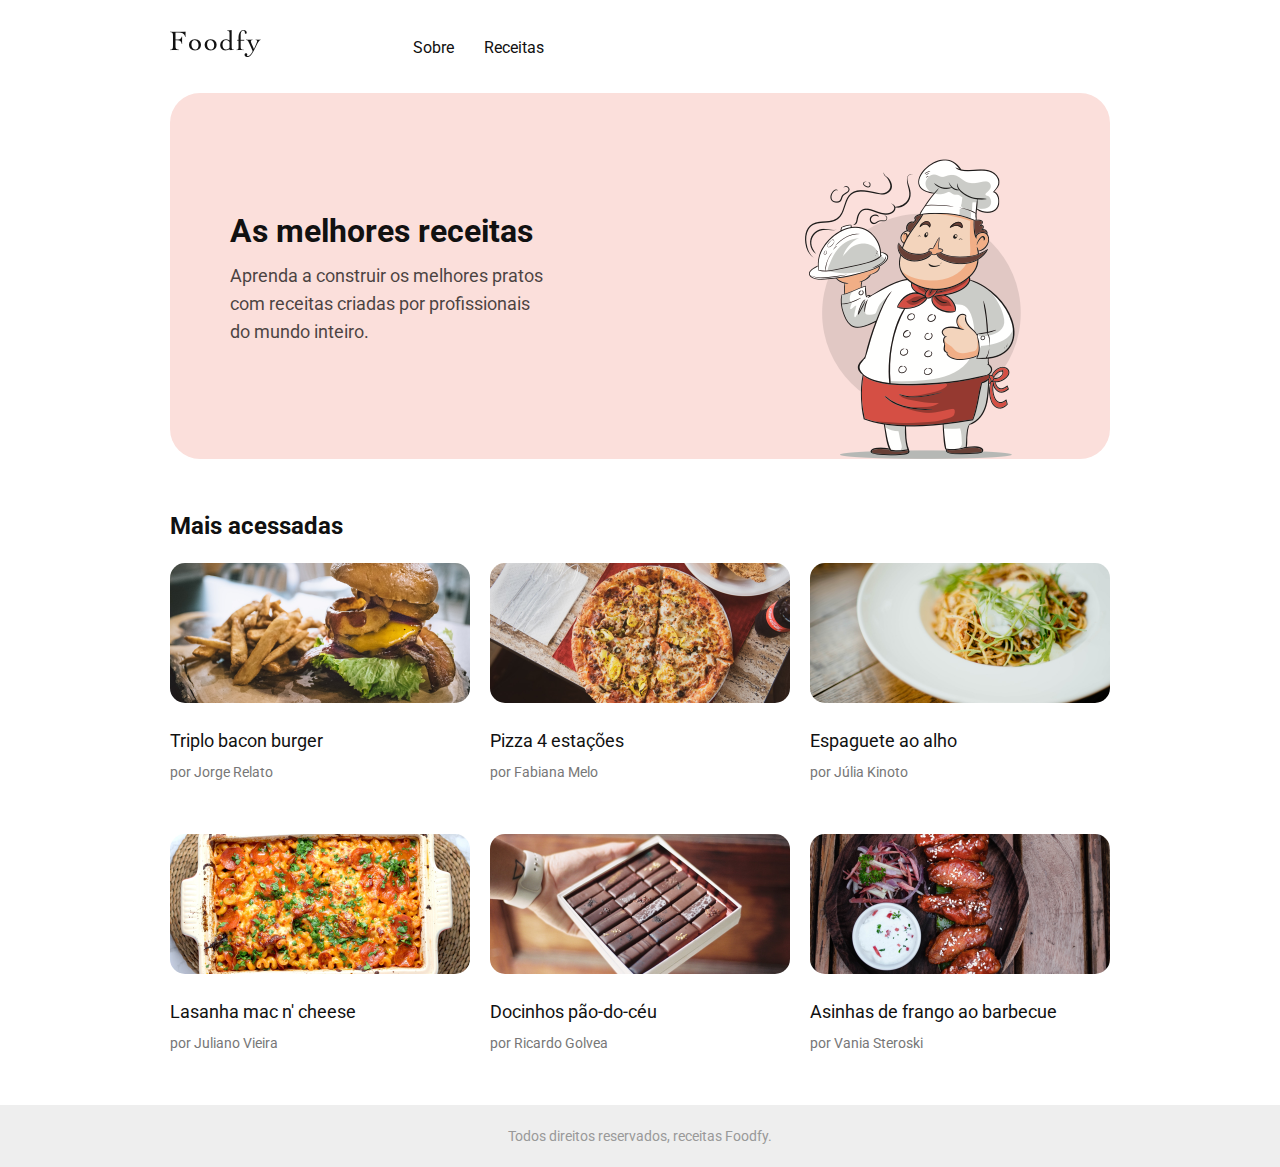
<file: src/view/index.html>
<!DOCTYPE html>

<html lang="pt-br">

<head>
    <meta charset="UTF-8">
    <meta name="viewport" content="width=device-width, initial-scale=1.0">

    <title>Foodfy</title>

    <link rel="stylesheet" href="../../public/styles/styles.css">
    <link rel="stylesheet" href="../../public/styles/home.css">
</head>

<body>
    <header>
        <a id="logo" href="./index.html">
            <img src="../../public/assets/logo.png" alt="Logo do Foodfy">
        </a>

        <nav class="menu">
            <ul>
                <li><a href="./about.html">Sobre</a></li>
                <li><a href="./recipes.html">Receitas</a></li>
            </ul>
        </nav>
    </header>

    <main class="main-content">
        <div class="banner">
            <div class="banner-text">
                <h1>As melhores receitas</h1>
                <p>Aprenda a construir os melhores pratos com receitas criadas por profissionais do mundo inteiro.</p>
            </div>

            <div class="banner-image">
                <img src="../../public/assets/chef.png" alt="Ilustração de um chef de cozinha">
            </div>
        </div>

        <h2 class="most-popular-h2">Mais acessadas</h2>

        <section class="recipes-container">

            <div class="recipe-card">
                <div class="recipe-image-container">
                    <img src="../../public/assets/burger.png" alt="Imagem da receita">
                </div>

                <div class="recipe-info">
                    <h3>Triplo bacon burger</h3>
                    <p class="recipe-creator">por Jorge Relato</p>
                </div>
            </div>

            <div class="recipe-card">
                <div class="recipe-image-container">
                    <img src="../../public/assets/pizza.png" alt="Imagem da receita">
                </div>

                <div class="recipe-info">
                    <h3>Pizza 4 estações</h3>
                    <p class="recipe-creator">por Fabiana Melo</p>
                </div>
            </div>

            <div class="recipe-card">
                <div class="recipe-image-container">
                    <img src="../../public/assets/espaguete.png" alt="Imagem da receita">
                </div>

                <div class="recipe-info">
                    <h3>Espaguete ao alho</h3>
                    <p class="recipe-creator">por Júlia Kinoto</p>
                </div>
            </div>

            <div class="recipe-card">
                <div class="recipe-image-container">
                    <img src="../../public/assets/lasanha.png" alt="Imagem da receita">
                </div>

                <div class="recipe-info">
                    <h3>Lasanha mac n' cheese</h3>
                    <p class="recipe-creator">por Juliano Vieira</p>
                </div>
            </div>

            <div class="recipe-card">
                <div class="recipe-image-container">
                    <img src="../../public/assets/doce.png" alt="Imagem da receita">
                </div>

                <div class="recipe-info">
                    <h3>Docinhos pão-do-céu</h3>
                    <p class="recipe-creator">por Ricardo Golvea</p>
                </div>
            </div>

            <div class="recipe-card">
                <div class="recipe-image-container">
                    <img src="../../public/assets/asinhas.png" alt="Imagem da receita">
                </div>

                <div class="recipe-info">
                    <h3>Asinhas de frango ao barbecue</h3>
                    <p class="recipe-creator">por Vania Steroski</p>
                </div>
            </div>

        </section>
    </main>

    <footer>
        <p>Todos direitos reservados, receitas Foodfy.</p>
    </footer>
</body>

</html>
</file>
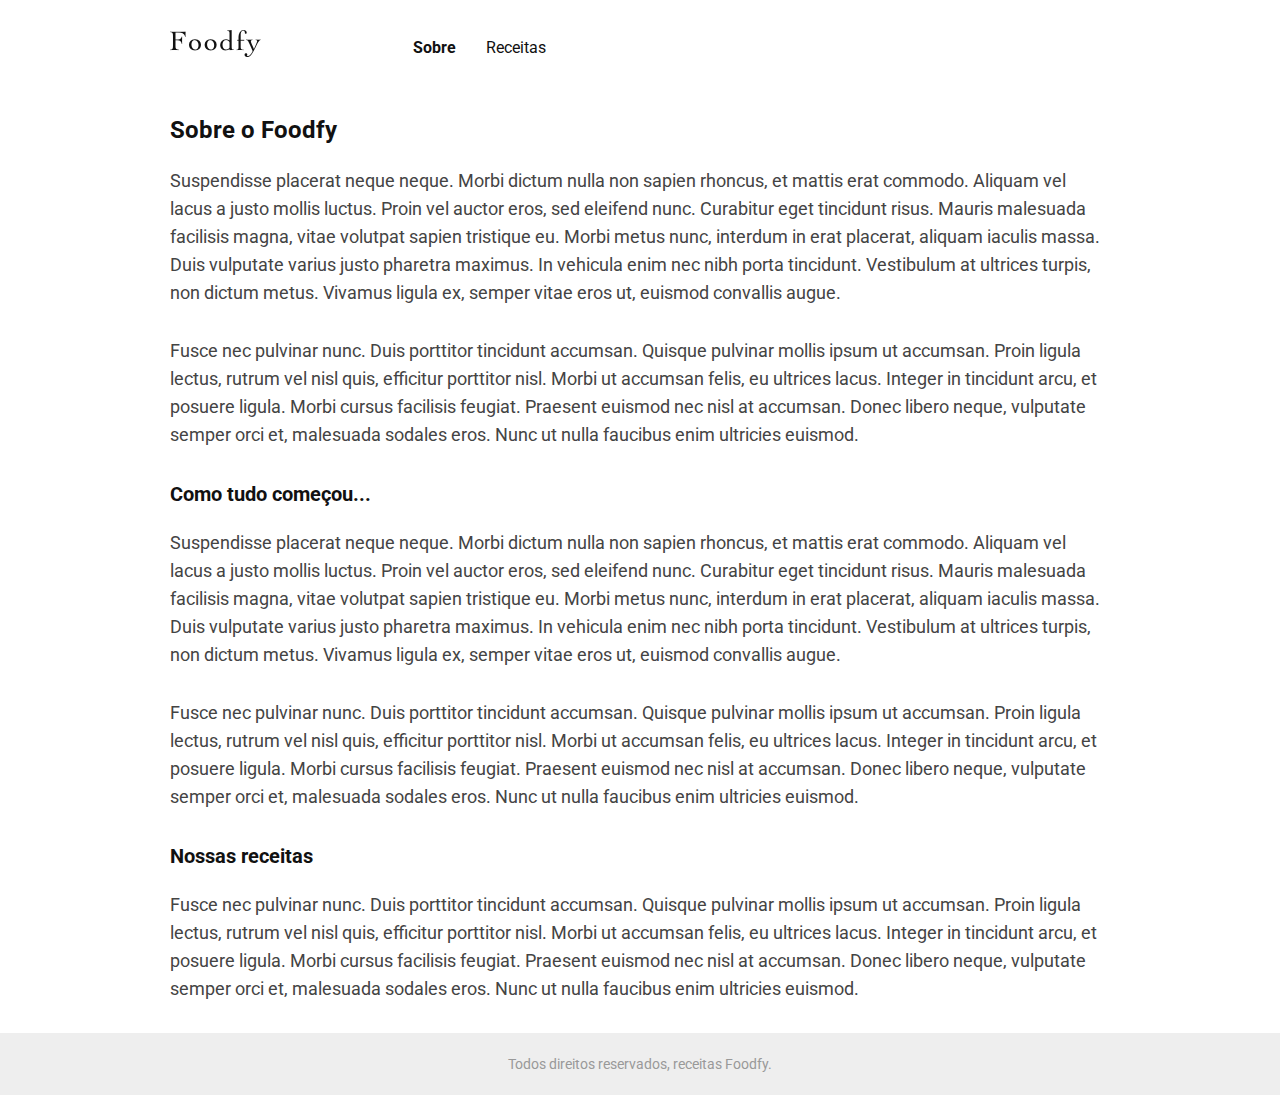
<file: src/view/about.html>
<!DOCTYPE html>

<html lang="pt-br">

<head>
    <meta charset="UTF-8">
    <meta name="viewport" content="width=device-width, initial-scale=1.0">

    <title>Sobre - Foodfy</title>

    <link rel="stylesheet" href="../../public/styles/styles.css">
    <link rel="stylesheet" href="../../public/styles/about.css">
</head>

<body>
    <header>
        <a id="logo" href="./index.html">
            <img src="../../public/assets/logo.png" alt="Logo do Foodfy">
        </a>

        <nav class="menu">
            <ul>
                <li><a href="./about.html"><strong>Sobre</strong></a></li>
                <li><a href="./recipes.html">Receitas</a></li>
            </ul>
        </nav>
    </header>

    <main class="main-content">
        <h1>Sobre o Foodfy</h1>

        <p>
            Suspendisse placerat neque neque. Morbi dictum nulla non sapien rhoncus, et mattis erat commodo. 
            Aliquam vel lacus a justo mollis luctus. Proin vel auctor eros, sed eleifend nunc. Curabitur eget tincidunt risus. 
            Mauris malesuada facilisis magna, vitae volutpat sapien tristique eu. Morbi metus nunc, interdum in erat placerat, 
            aliquam iaculis massa. Duis vulputate varius justo pharetra maximus. In vehicula enim nec nibh porta tincidunt. 
            Vestibulum at ultrices turpis, non dictum metus. Vivamus ligula ex, semper vitae eros ut, euismod convallis augue.
        </p>

        <p>
            Fusce nec pulvinar nunc. Duis porttitor tincidunt accumsan. Quisque pulvinar mollis ipsum ut accumsan. 
            Proin ligula lectus, rutrum vel nisl quis, efficitur porttitor nisl. Morbi ut accumsan felis, eu ultrices lacus. 
            Integer in tincidunt arcu, et posuere ligula. Morbi cursus facilisis feugiat. Praesent euismod nec nisl at accumsan. 
            Donec libero neque, vulputate semper orci et, malesuada sodales eros. Nunc ut nulla faucibus enim ultricies euismod.
        </p>

        <h2>Como tudo começou...</h2>

        <p>
            Suspendisse placerat neque neque. Morbi dictum nulla non sapien rhoncus, et mattis erat commodo. 
            Aliquam vel lacus a justo mollis luctus. Proin vel auctor eros, sed eleifend nunc. Curabitur eget tincidunt risus. 
            Mauris malesuada facilisis magna, vitae volutpat sapien tristique eu. Morbi metus nunc, interdum in erat placerat, 
            aliquam iaculis massa. Duis vulputate varius justo pharetra maximus. In vehicula enim nec nibh porta tincidunt. 
            Vestibulum at ultrices turpis, non dictum metus. Vivamus ligula ex, semper vitae eros ut, euismod convallis augue.
        </p>

        <p>
            Fusce nec pulvinar nunc. Duis porttitor tincidunt accumsan. Quisque pulvinar mollis ipsum ut accumsan. 
            Proin ligula lectus, rutrum vel nisl quis, efficitur porttitor nisl. Morbi ut accumsan felis, eu ultrices lacus. 
            Integer in tincidunt arcu, et posuere ligula. Morbi cursus facilisis feugiat. Praesent euismod nec nisl at accumsan. 
            Donec libero neque, vulputate semper orci et, malesuada sodales eros. Nunc ut nulla faucibus enim ultricies euismod.
        </p>

        <h2>Nossas receitas</h2>

        <p>
            Fusce nec pulvinar nunc. Duis porttitor tincidunt accumsan. Quisque pulvinar mollis ipsum ut accumsan. 
            Proin ligula lectus, rutrum vel nisl quis, efficitur porttitor nisl. Morbi ut accumsan felis, eu ultrices lacus. 
            Integer in tincidunt arcu, et posuere ligula. Morbi cursus facilisis feugiat. Praesent euismod nec nisl at accumsan. 
            Donec libero neque, vulputate semper orci et, malesuada sodales eros. Nunc ut nulla faucibus enim ultricies euismod.
        </p>
    </main>

    <footer>
        <p>Todos direitos reservados, receitas Foodfy.</p>
    </footer>
</body>

</html>
</file>
<file: public/styles/styles.css>
@import url('https://fonts.googleapis.com/css2?family=Roboto:wght@400;700&display=swap');

* {
    margin: 0;
    padding: 0;
    box-sizing: border-box;
}

body {
    color: #111111;
    font-family: Roboto;
    font-weight: normal;
    text-align: center;
}

header {
    margin: auto;
    width: 940px;
    height: 93px;
    display: flex;
    justify-content: left;
    text-align: left;
}

header #logo {
    margin-right: 122px;
    padding: 30px 0 30px 0;
}

.menu ul {
    display: flex;
}

.menu ul li {
    list-style: none;
    padding: 38px 0 3px 30px;
}

.menu ul li a {
    color: #111111;
    font-size: 16px;
    text-decoration: none;
}

.menu ul li a:hover {
    font-weight: bold;
}

.main-content {
    width: 940px;
    margin: auto;
}


.recipes-container {
    display: grid;
    grid-template-columns: 1fr 1fr 1fr;
    gap: 20px;
}

.recipe-card {
    width: 300px;
    cursor: pointer;
}

.recipe-card .recipe-image-container img {
    width: 300px;
    border-radius: 15px;
}

.recipe-card .recipe-info {
    margin-top: 20px;
    text-align: left;
}

.recipe-card .recipe-info h3 {
    font-size: 18px;
    font-weight: normal;
    line-height: 28px;
}

.recipe-card .recipe-info p {
    margin-top: 5px;
    margin-bottom: 30px;
    color: #777777;
    font-size: 14px;
    line-height: 24px;
}

footer {
    width: 100%;
    margin-top: 20px;
    background-color: #EEEEEE;
}

footer p {
    padding: 23px;
    color: #999999;
    font-size: 14px;
}
</file>
<file: public/styles/home.css>
.main-content {
    width: 940px;
    margin: auto;
}

.main-content .banner {
    border-radius: 30px;
    background-color: #FBDFDB;
}

.banner {
    height: 366px;
    display: flex;
}

.banner-text {
    margin: 117px 259px 117px 60px;
    text-align: left;
}

.banner .banner-text h1 {
    width: 316px;
    margin-bottom: 10px;
    font-size: 32px;
    font-weight: bold;
    line-height: 42px;
}

.banner .banner-text p {
    width: 316px;
    color: #000000;
    opacity: 0.7;
    font-size: 18px;
    line-height: 28px;
}

.banner .banner-image img {
    margin-top: 66px;
}

.most-popular-h2 {
    margin-top: 50px;
    margin-bottom: 20px;
    font-size: 24px;
    line-height: 34px;
    font-weight: bold;
    text-align: left;
}
</file>
<file: public/styles/about.css>
.main-content {
    text-align: left;
}

.main-content h1 {
    margin: 20px auto;
    font-size: 24px;
    line-height: 34px;
}

.main-content h2 {
    margin-bottom: 20px;
    font-size: 20px;
    line-height: 30px;
}

.main-content p {
    margin-bottom: 30px;
    color: #444444;
    font-size: 18px;
    line-height: 28px;
}
</file>
